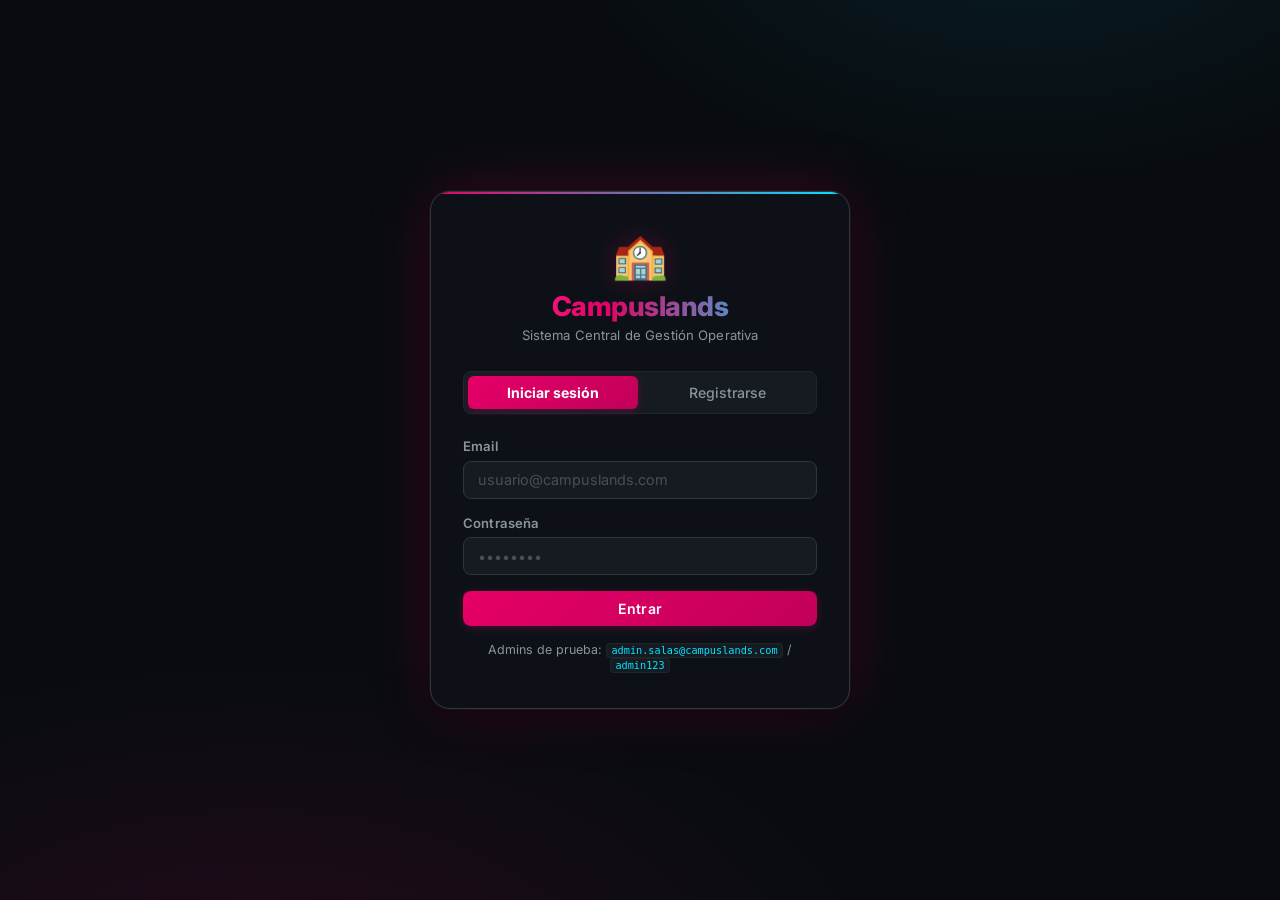
<file: minihackatron/campus_system/frontend/index.html>
<!DOCTYPE html>
<html lang="es">
<head>
  <meta charset="UTF-8"/>
  <meta name="viewport" content="width=device-width, initial-scale=1.0"/>
  <title>Campuslands — Sistema Central de Gestión Operativa</title>
  <link rel="stylesheet" href="style.css"/>
</head>
<body>

  <!-- ── AUTH SCREEN ── -->
  <div id="auth-screen" class="auth-screen">
    <div class="auth-card">
      <div class="auth-logo">
        <span class="brand-icon">🏫</span>
        <h1>Campuslands</h1>
        <p>Sistema Central de Gestión Operativa</p>
      </div>

      <div class="auth-tabs">
        <button class="tab-btn active" onclick="switchTab('login')">Iniciar sesión</button>
        <button class="tab-btn"        onclick="switchTab('register')">Registrarse</button>
      </div>

      <!-- LOGIN -->
      <form id="login-form" onsubmit="doLogin(event)">
        <div class="form-group">
          <label>Email</label>
          <input type="email" id="login-email" placeholder="usuario@campuslands.com" required/>
        </div>
        <div class="form-group">
          <label>Contraseña</label>
          <input type="password" id="login-password" placeholder="••••••••" required/>
        </div>
        <button type="submit" class="btn btn-primary btn-full">Entrar</button>
        <p style="margin-top:1rem;font-size:.78rem;color:var(--text-secondary);text-align:center">
          Admins de prueba: <code>admin.salas@campuslands.com</code> / <code>admin123</code>
        </p>
      </form>

      <!-- REGISTER -->
      <form id="register-form" style="display:none" onsubmit="doRegister(event)">
        <div class="form-group">
          <label>Nombre completo</label>
          <input type="text" id="reg-nombre" placeholder="Juan Pérez" required/>
        </div>
        <div class="form-group">
          <label>Email</label>
          <input type="email" id="reg-email" placeholder="juan@email.com" required/>
        </div>
        <div class="form-group">
          <label>Contraseña</label>
          <input type="password" id="reg-password" placeholder="••••••••" required/>
        </div>
        <div class="form-group">
          <label>Tipo de usuario</label>
          <select id="reg-rol"></select>
        </div>
        <button type="submit" class="btn btn-primary btn-full">Solicitar acceso</button>
        <p style="margin-top:.75rem;font-size:.78rem;color:var(--text-secondary);text-align:center">
          Tu cuenta quedará pendiente de aprobación por un administrador.
        </p>
      </form>
    </div>
  </div>

  <!-- ── APP PRINCIPAL ── -->
  <div id="app-screen" class="app-screen" style="display:none">

    <!-- SIDEBAR -->
    <aside class="sidebar">
      <div class="sidebar-header">
        <span class="brand-icon">🏫</span>
        <div>
          <div class="sidebar-title">Campuslands</div>
          <div class="sidebar-subtitle" id="user-nombre">...</div>
        </div>
      </div>
      <nav class="sidebar-nav" id="sidebar-nav"></nav>
      <div class="sidebar-footer">
        <span id="user-badge" class="badge"></span>
        <button class="btn-logout" onclick="logout()">Cerrar sesión</button>
      </div>
    </aside>

    <!-- CONTENIDO PRINCIPAL -->
    <main class="main-content">
      <div id="page-content"></div>
    </main>
  </div>

  <!-- TOAST -->
  <div id="toast" class="toast"></div>

  <script src="app.js"></script>
</body>
</html>
</file>
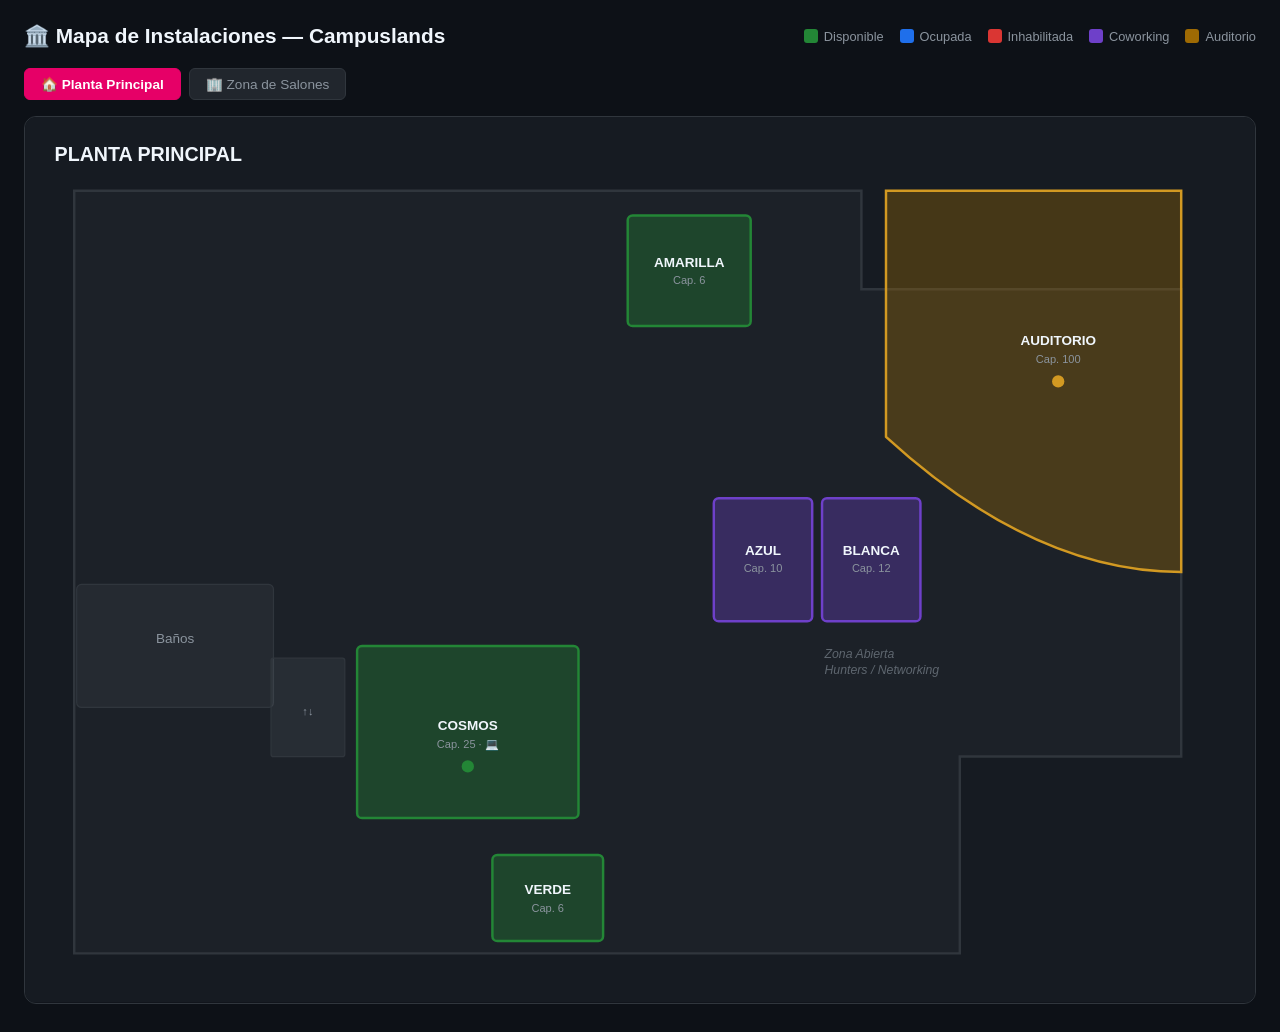
<file: minihackatron/campus_system/frontend/croquis.html>
<!DOCTYPE html>
<html lang="es">
<head>
  <meta charset="UTF-8"/>
  <title>Croquis - Campuslands</title>
  <style>
    :root {
      --primary-dark:#0D1117;--surface:#161B22;--surface-2:#21262D;
      --brand-accent:#E60067;--secondary-accent:#00E5FF;
      --text-primary:#F0F6FC;--text-secondary:#8B949E;
      --success-valid:#238636;--error-warning:#DA3633;--border:#30363D;
    }
    *{margin:0;padding:0;box-sizing:border-box;}
    body{background:var(--primary-dark);color:var(--text-primary);font-family:-apple-system,BlinkMacSystemFont,'Segoe UI',sans-serif;}

    .croquis-wrapper{padding:1.5rem;}
    .croquis-header{display:flex;align-items:center;justify-content:space-between;margin-bottom:1.25rem;flex-wrap:wrap;gap:1rem;}
    .croquis-header h2{font-size:1.3rem;font-weight:700;}

    .legend{display:flex;gap:1rem;flex-wrap:wrap;align-items:center;}
    .legend-item{display:flex;align-items:center;gap:6px;font-size:0.8rem;color:var(--text-secondary);}
    .legend-dot{width:14px;height:14px;border-radius:3px;}
    .l-disponible{background:#238636;}
    .l-ocupada{background:#1f6feb;}
    .l-inhabilitada{background:#da3633;}
    .l-coworking{background:#6e40c9;}
    .l-auditorio{background:#9e6a03;}

    .floor-tabs{display:flex;gap:0.5rem;margin-bottom:1rem;}
    .floor-tab{padding:0.45rem 1rem;background:var(--surface-2);border:1px solid var(--border);
      border-radius:6px;cursor:pointer;font-size:0.85rem;color:var(--text-secondary);transition:all .2s;}
    .floor-tab.active{background:var(--brand-accent);color:white;border-color:var(--brand-accent);font-weight:600;}

    .floor{display:none;position:relative;}
    .floor.active{display:block;}

    svg.plano{width:100%;height:auto;border-radius:12px;border:1px solid var(--border);}

    /* Sala base */
    .sala-shape{cursor:pointer;transition:all .2s;stroke-width:2;}
    .sala-shape:hover{filter:brightness(1.3);stroke-width:3;}

    /* Estados */
    .sala-disponible{fill:rgba(35,134,54,0.35);stroke:#238636;}
    .sala-ocupada{fill:rgba(31,111,235,0.35);stroke:#1f6feb;}
    .sala-inhabilitada{fill:rgba(218,54,51,0.35);stroke:#da3633;}
    .sala-coworking{fill:rgba(110,64,201,0.35);stroke:#6e40c9;}
    .sala-auditorio{fill:rgba(158,106,3,0.35);stroke:#d29922;}

    .sala-label{font-size:11px;font-weight:700;fill:#F0F6FC;pointer-events:none;text-anchor:middle;}
    .sala-cap{font-size:9px;fill:#8B949E;pointer-events:none;text-anchor:middle;}
    .sala-status-dot{pointer-events:none;}

    /* Tooltip */
    .tooltip{
      position:fixed;background:var(--surface);border:1px solid var(--border);
      border-radius:8px;padding:0.75rem 1rem;font-size:0.83rem;
      pointer-events:none;opacity:0;transition:opacity .2s;z-index:999;
      min-width:180px;box-shadow:0 8px 24px rgba(0,0,0,0.4);
    }
    .tooltip.show{opacity:1;}
    .tooltip-name{font-weight:700;font-size:0.95rem;margin-bottom:4px;}
    .tooltip-row{color:var(--text-secondary);margin-bottom:2px;}
    .tooltip-status{margin-top:6px;}

    /* Panel lateral */
    .side-panel{
      position:fixed;right:0;top:0;bottom:0;width:300px;
      background:var(--surface);border-left:1px solid var(--border);
      padding:1.25rem;overflow-y:auto;transform:translateX(100%);
      transition:transform .3s;z-index:100;
    }
    .side-panel.open{transform:translateX(0);}
    .panel-close{position:absolute;top:1rem;right:1rem;background:none;border:none;
      color:var(--text-secondary);font-size:1.3rem;cursor:pointer;}
    .panel-title{font-size:1.1rem;font-weight:700;margin-bottom:0.25rem;}
    .panel-type{font-size:0.8rem;color:var(--text-secondary);margin-bottom:1rem;}
    .panel-stat{display:flex;justify-content:space-between;padding:0.5rem 0;
      border-bottom:1px solid var(--border);font-size:0.88rem;}
    .panel-stat span:first-child{color:var(--text-secondary);}
    .panel-stat span:last-child{font-weight:600;}
    .panel-actions{margin-top:1rem;display:flex;flex-direction:column;gap:0.5rem;}
    .btn{padding:.55rem 1rem;border:none;border-radius:6px;cursor:pointer;font-size:.88rem;font-weight:600;transition:all .2s;text-align:center;}
    .btn-primary{background:var(--brand-accent);color:white;}
    .btn-danger{background:var(--error-warning);color:white;}
    .btn-success{background:var(--success-valid);color:white;}
    .btn-secondary{background:var(--surface-2);color:var(--text-primary);border:1px solid var(--border);}

    /* Reservas del día en panel */
    .reserva-item{background:var(--surface-2);border-radius:6px;padding:0.6rem;margin-top:0.5rem;font-size:0.8rem;}
    .reserva-item .hora{font-weight:700;color:var(--secondary-accent);}
    .reserva-item .quien{color:var(--text-secondary);}

    /* Zona texto SVG */
    .zona-label{font-size:10px;fill:rgba(139,148,158,0.6);font-style:italic;pointer-events:none;}

    /* Overlay al abrir panel */
    .overlay{display:none;position:fixed;inset:0;background:rgba(0,0,0,0.3);z-index:99;}
    .overlay.show{display:block;}

    .status-pill{display:inline-block;padding:2px 8px;border-radius:12px;font-size:0.72rem;font-weight:700;text-transform:uppercase;}
    .pill-disponible{background:rgba(35,134,54,.25);color:#3fb950;}
    .pill-ocupada{background:rgba(31,111,235,.25);color:#58a6ff;}
    .pill-inhabilitada{background:rgba(218,54,51,.25);color:#f85149;}
  </style>
</head>
<body>

<div class="croquis-wrapper">
  <div class="croquis-header">
    <h2>🏛️ Mapa de Instalaciones — Campuslands</h2>
    <div class="legend">
      <div class="legend-item"><div class="legend-dot l-disponible"></div>Disponible</div>
      <div class="legend-item"><div class="legend-dot l-ocupada"></div>Ocupada</div>
      <div class="legend-item"><div class="legend-dot l-inhabilitada"></div>Inhabilitada</div>
      <div class="legend-item"><div class="legend-dot l-coworking"></div>Coworking</div>
      <div class="legend-item"><div class="legend-dot l-auditorio"></div>Auditorio</div>
    </div>
  </div>

  <div class="floor-tabs">
    <div class="floor-tab active" onclick="showFloor('principal')">🏠 Planta Principal</div>
    <div class="floor-tab" onclick="showFloor('salones')">🏢 Zona de Salones</div>
  </div>

  <!-- ===================== PLANTA PRINCIPAL ===================== -->
  <div class="floor active" id="floor-principal">
    <svg class="plano" viewBox="0 0 1000 720" xmlns="http://www.w3.org/2000/svg">
      <!-- Fondo base -->
      <rect width="1000" height="720" fill="#161B22" rx="8"/>

      <!-- Título planta -->
      <text x="24" y="36" font-size="16" font-weight="700" fill="#F0F6FC">PLANTA PRINCIPAL</text>

      <!-- Contorno exterior del edificio -->
      <path d="M40 60 L680 60 L680 140 L940 140 L940 520 L760 520 L760 680 L40 680 Z"
            fill="#1C2128" stroke="#30363D" stroke-width="2"/>

      <!-- ── AUDITORIO (semicírculo arriba derecha) ── -->
      <g id="sala-auditorio" class="sala-shape sala-auditorio"
         onclick="openPanel('Auditorio')" onmouseenter="showTip(event,'Auditorio')" onmouseleave="hideTip()">
        <path d="M700 60 L940 60 L940 370 Q820 370 700 260 Z" rx="4"/>
      </g>
      <text x="840" y="185" class="sala-label">AUDITORIO</text>
      <text x="840" y="200" class="sala-cap">Cap. 100</text>
      <circle cx="840" cy="215" r="5" fill="#d29922" class="sala-status-dot" id="dot-Auditorio"/>

      <!-- ── SALAS AZUL + BLANCA (centro) ── -->
      <g id="sala-azul" class="sala-shape sala-coworking"
         onclick="openPanel('Azul')" onmouseenter="showTip(event,'Azul')" onmouseleave="hideTip()">
        <rect x="560" y="310" width="80" height="100" rx="4"/>
      </g>
      <text x="600" y="356" class="sala-label">AZUL</text>
      <text x="600" y="370" class="sala-cap">Cap. 10</text>

      <g id="sala-blanca" class="sala-shape sala-coworking"
         onclick="openPanel('Blanca')" onmouseenter="showTip(event,'Blanca')" onmouseleave="hideTip()">
        <rect x="648" y="310" width="80" height="100" rx="4"/>
      </g>
      <text x="688" y="356" class="sala-label">BLANCA</text>
      <text x="688" y="370" class="sala-cap">Cap. 12</text>

      <!-- ── AMARILLA + VERDE (arriba centro) ── -->
      <g id="sala-amarilla" class="sala-shape sala-disponible"
         onclick="openPanel('Amarilla')" onmouseenter="showTip(event,'Amarilla')" onmouseleave="hideTip()">
        <rect x="490" y="80" width="100" height="90" rx="4"/>
      </g>
      <text x="540" y="122" class="sala-label">AMARILLA</text>
      <text x="540" y="136" class="sala-cap">Cap. 6</text>

      <g id="sala-verde" class="sala-shape sala-disponible"
         onclick="openPanel('Verde')" onmouseenter="showTip(event,'Verde')" onmouseleave="hideTip()">
        <rect x="380" y="600" width="90" height="70" rx="4"/>
      </g>
      <text x="425" y="632" class="sala-label">VERDE</text>
      <text x="425" y="646" class="sala-cap">Cap. 6</text>

      <!-- ── COSMOS ── -->
      <g id="sala-cosmos" class="sala-shape sala-disponible"
         onclick="openPanel('Cosmos')" onmouseenter="showTip(event,'Cosmos')" onmouseleave="hideTip()">
        <rect x="270" y="430" width="180" height="140" rx="4"/>
      </g>
      <text x="360" y="498" class="sala-label">COSMOS</text>
      <text x="360" y="513" class="sala-cap">Cap. 25 · 💻</text>
      <circle cx="360" cy="528" r="5" fill="#238636" class="sala-status-dot" id="dot-Cosmos"/>

      <!-- Zona Abierta label -->
      <text x="650" y="440" class="zona-label">Zona Abierta</text>
      <text x="650" y="453" class="zona-label">Hunters / Networking</text>

      <!-- Baños label -->
      <rect x="42" y="380" width="160" height="100" fill="rgba(139,148,158,0.08)" stroke="#30363D" stroke-width="1" rx="4"/>
      <text x="122" y="428" font-size="11" fill="#8B949E" text-anchor="middle">Baños</text>

      <!-- Escaleras -->
      <rect x="200" y="440" width="60" height="80" fill="rgba(139,148,158,0.1)" stroke="#30363D" stroke-width="1" rx="2"/>
      <text x="230" y="486" font-size="9" fill="#8B949E" text-anchor="middle">↑↓</text>
    </svg>
  </div>

  <!-- ===================== ZONA DE SALONES ===================== -->
  <div class="floor" id="floor-salones">
    <svg class="plano" viewBox="0 0 1000 420" xmlns="http://www.w3.org/2000/svg">
      <rect width="1000" height="420" fill="#161B22" rx="8"/>
      <text x="24" y="36" font-size="16" font-weight="700" fill="#F0F6FC">ZONA DE SALONES</text>

      <!-- Contorno -->
      <rect x="20" y="55" width="960" height="340" fill="#1C2128" stroke="#30363D" stroke-width="2" rx="6"/>

      <!-- ── APOLO ── -->
      <g id="sala-apolo" class="sala-shape sala-disponible"
         onclick="openPanel('Apolo')" onmouseenter="showTip(event,'Apolo')" onmouseleave="hideTip()">
        <rect x="30" y="65" width="200" height="175" rx="4"/>
      </g>
      <text x="130" y="148" class="sala-label">APOLO</text>
      <text x="130" y="163" class="sala-cap">Cap. 34 · 💻</text>
      <circle cx="130" cy="178" r="5" fill="#238636" class="sala-status-dot" id="dot-Apolo"/>

      <!-- ── ARTEMIS ── -->
      <g id="sala-artemis" class="sala-shape sala-disponible"
         onclick="openPanel('Artemis')" onmouseenter="showTip(event,'Artemis')" onmouseleave="hideTip()">
        <rect x="30" y="248" width="200" height="135" rx="4"/>
      </g>
      <text x="130" y="310" class="sala-label">ARTEMIS</text>
      <text x="130" y="325" class="sala-cap">Cap. 32 · 💻</text>
      <circle cx="130" cy="340" r="5" fill="#238636" class="sala-status-dot" id="dot-Artemis"/>

      <!-- ── SPUTNIK ── -->
      <g id="sala-sputnik" class="sala-shape sala-disponible"
         onclick="openPanel('Sputnik')" onmouseenter="showTip(event,'Sputnik')" onmouseleave="hideTip()">
        <polygon points="240,65 460,65 460,240 310,260 240,240"/>
      </g>
      <text x="350" y="155" class="sala-label">SPUTNIK</text>
      <text x="350" y="170" class="sala-cap">Cap. 38 · 💻</text>
      <circle cx="350" cy="185" r="5" fill="#238636" class="sala-status-dot" id="dot-Sputnik"/>

      <!-- ── SKYLAB ── -->
      <g id="sala-skylab" class="sala-shape sala-disponible"
         onclick="openPanel('Skylab')" onmouseenter="showTip(event,'Skylab')" onmouseleave="hideTip()">
        <rect x="310" y="290" width="190" height="90" rx="4"/>
      </g>
      <text x="405" y="333" class="sala-label">SKYLAB</text>
      <text x="405" y="348" class="sala-cap">Cap. 20 · 💻</text>
      <circle cx="405" cy="363" r="5" fill="#238636" class="sala-status-dot" id="dot-Skylab"/>

      <!-- Baños zona salones -->
      <rect x="530" y="65" width="130" height="90" fill="rgba(139,148,158,0.08)" stroke="#30363D" stroke-width="1" rx="4"/>
      <text x="595" y="108" font-size="11" fill="#8B949E" text-anchor="middle">Baños</text>

      <!-- Escalera zona salones -->
      <rect x="800" y="240" width="80" height="140" fill="rgba(139,148,158,0.08)" stroke="#30363D" stroke-width="1" rx="2"/>
      <text x="840" y="316" font-size="9" fill="#8B949E" text-anchor="middle">↑↓ Escalera</text>

      <!-- Pasillo -->
      <text x="680" y="200" class="zona-label" font-size="11">Pasillo principal</text>
    </svg>
  </div>
</div>

<!-- Tooltip -->
<div class="tooltip" id="tooltip">
  <div class="tooltip-name" id="tip-name">—</div>
  <div class="tooltip-row" id="tip-tipo">—</div>
  <div class="tooltip-row" id="tip-cap">—</div>
  <div class="tooltip-status" id="tip-status">—</div>
</div>

<!-- Overlay -->
<div class="overlay" id="overlay" onclick="closePanel()"></div>

<!-- Panel lateral -->
<div class="side-panel" id="side-panel">
  <button class="panel-close" onclick="closePanel()">✕</button>
  <div class="panel-title" id="panel-name">—</div>
  <div class="panel-type" id="panel-type">—</div>
  <div id="panel-stats"></div>
  <div class="panel-actions" id="panel-actions"></div>
  <div style="margin-top:1rem">
    <div style="font-size:0.78rem;font-weight:700;color:var(--text-secondary);text-transform:uppercase;letter-spacing:.08em;margin-bottom:0.5rem">
      Reservas hoy
    </div>
    <div id="panel-reservas"></div>
  </div>
</div>

<script>
// ─────────────────────────────────────────────
// DATOS DE SALAS (sincronizados con la BD)
// ─────────────────────────────────────────────
const SALAS = {
  'Auditorio':{ tipo:'auditorio',     cap:100, pcs:false, estado:'disponible' },
  'Cosmos':   { tipo:'laboratorio',   cap:25,  pcs:true,  estado:'disponible' },
  'Skylab':   { tipo:'laboratorio',   cap:20,  pcs:true,  estado:'disponible' },
  'Sputnik':  { tipo:'laboratorio',   cap:38,  pcs:true,  estado:'disponible' },
  'Apolo':    { tipo:'laboratorio',   cap:34,  pcs:true,  estado:'disponible' },
  'Artemis':  { tipo:'laboratorio',   cap:32,  pcs:true,  estado:'disponible' },
  'Blanca':   { tipo:'coworking',     cap:12,  pcs:false, estado:'disponible' },
  'Azul':     { tipo:'coworking',     cap:10,  pcs:false, estado:'disponible' },
  'Amarilla': { tipo:'sala_reunion',  cap:6,   pcs:false, estado:'disponible' },
  'Verde':    { tipo:'sala_reunion',  cap:6,   pcs:false, estado:'disponible' },
};

const TIPO_LABEL = {
  auditorio:'Auditorio', laboratorio:'Laboratorio (con PCs)',
  coworking:'Coworking', sala_reunion:'Sala de reunión'
};

const API = 'http://localhost:8000/api';
const token = localStorage.getItem('token');

// ─────────────────────────────────────────────
// Cargar estados reales desde la API
// ─────────────────────────────────────────────
async function loadEstados() {
  try {
    const headers = token ? { 'Authorization': `Bearer ${token}` } : {};
    const res = await fetch(`${API}/salas`, { headers });
    if (!res.ok) return;
    const data = await res.json();
    data.forEach(s => {
      if (SALAS[s.nombre]) {
        SALAS[s.nombre].estado = s.estado;
        SALAS[s.nombre].id = s.id;
      }
      updateSalaVisual(s.nombre, s.estado);
    });
  } catch(e) { /* Croquis funciona sin API también */ }
}

function updateSalaVisual(nombre, estado) {
  const classMap = {
    disponible: 'sala-disponible',
    ocupada:    'sala-ocupada',
    inhabilitada:'sala-inhabilitada'
  };
  const tipoClass = {
    coworking: 'sala-coworking',
    auditorio: 'sala-auditorio'
  };
  const sala = SALAS[nombre];
  if (!sala) return;

  const id = `sala-${nombre.toLowerCase()}`;
  const el = document.getElementById(id);
  if (!el) return;

  el.className.baseVal = `sala-shape ${tipoClass[sala.tipo] || classMap[estado] || 'sala-disponible'}`;
  if (!tipoClass[sala.tipo]) {
    el.className.baseVal = `sala-shape ${classMap[estado] || 'sala-disponible'}`;
  }

  const dot = document.getElementById(`dot-${nombre}`);
  if (dot) {
    const dotColors = { disponible:'#238636', ocupada:'#1f6feb', inhabilitada:'#da3633' };
    dot.setAttribute('fill', dotColors[estado] || '#238636');
  }
}

// ─────────────────────────────────────────────
// TOOLTIP
// ─────────────────────────────────────────────
function showTip(e, nombre) {
  const sala = SALAS[nombre]; if (!sala) return;
  document.getElementById('tip-name').textContent = nombre;
  document.getElementById('tip-tipo').textContent = '📍 ' + (TIPO_LABEL[sala.tipo] || sala.tipo);
  document.getElementById('tip-cap').textContent  = '👥 Capacidad: ' + sala.cap + (sala.pcs ? ' · 💻 Con PCs' : '');
  const statusColors = { disponible:'#3fb950', ocupada:'#58a6ff', inhabilitada:'#f85149' };
  document.getElementById('tip-status').innerHTML =
    `<span style="color:${statusColors[sala.estado]||'#8B949E'};font-weight:700">● ${sala.estado.toUpperCase()}</span>`;
  const tip = document.getElementById('tooltip');
  tip.style.left = (e.clientX + 14) + 'px';
  tip.style.top  = (e.clientY - 10) + 'px';
  tip.classList.add('show');
}

function hideTip() { document.getElementById('tooltip').classList.remove('show'); }

// Mover tooltip con el mouse
document.addEventListener('mousemove', e => {
  const tip = document.getElementById('tooltip');
  if (tip.classList.contains('show')) {
    tip.style.left = (e.clientX + 14) + 'px';
    tip.style.top  = (e.clientY - 10) + 'px';
  }
});

// ─────────────────────────────────────────────
// PANEL LATERAL
// ─────────────────────────────────────────────
let currentSala = null;

async function openPanel(nombre) {
  const sala = SALAS[nombre]; if (!sala) return;
  currentSala = nombre;
  document.getElementById('panel-name').textContent = nombre;
  document.getElementById('panel-type').textContent = TIPO_LABEL[sala.tipo] || sala.tipo;

  const statusLabel = { disponible:'Disponible ✅', ocupada:'Ocupada 🔵', inhabilitada:'Inhabilitada 🔴' };
  document.getElementById('panel-stats').innerHTML = `
    <div class="panel-stat"><span>Capacidad</span><span>${sala.cap} personas</span></div>
    <div class="panel-stat"><span>Computadores</span><span>${sala.pcs ? 'Sí 💻' : 'No'}</span></div>
    <div class="panel-stat"><span>Tipo</span><span>${TIPO_LABEL[sala.tipo]}</span></div>
    <div class="panel-stat"><span>Estado</span><span>${statusLabel[sala.estado] || sala.estado}</span></div>
  `;

  // Acciones según estado
  const isAdm = token && isAdmin();
  let acciones = '';
  if (sala.estado === 'disponible') {
    acciones += `<button class="btn btn-primary" onclick="reservarDesdePanel('${nombre}')">📅 Reservar esta sala</button>`;
    if (isAdm) acciones += `<button class="btn btn-danger" onclick="inhabilitarSala('${nombre}')">🚫 Inhabilitar</button>`;
  } else if (sala.estado === 'inhabilitada' && isAdm) {
    acciones += `<button class="btn btn-success" onclick="habilitarSala('${nombre}')">✅ Habilitar</button>`;
  }
  document.getElementById('panel-actions').innerHTML = acciones;

  // Reservas de hoy
  await loadReservasPanel(nombre, sala.id);

  document.getElementById('side-panel').classList.add('open');
  document.getElementById('overlay').classList.add('show');
}

async function loadReservasPanel(nombre, salaId) {
  const container = document.getElementById('panel-reservas');
  container.innerHTML = '<div style="color:var(--text-secondary);font-size:0.82rem">Cargando...</div>';
  try {
    const headers = token ? { 'Authorization': `Bearer ${token}` } : {};
    const res = await fetch(`${API}/reservas`, { headers });
    if (!res.ok) { container.innerHTML = '<div style="color:var(--text-secondary);font-size:0.82rem">Inicia sesión para ver reservas</div>'; return; }
    const data = await res.json();
    const hoy = new Date().toISOString().split('T')[0];
    const delDia = data.filter(r => r.sala_nombre === nombre && r.fecha === hoy && ['aprobada','en_curso','pendiente'].includes(r.estado));
    if (!delDia.length) {
      container.innerHTML = '<div style="color:var(--text-secondary);font-size:0.82rem">Sin reservas para hoy ✅</div>';
      return;
    }
    container.innerHTML = delDia.map(r => `
      <div class="reserva-item">
        <div class="hora">${r.hora_inicio} – ${r.hora_fin}</div>
        <div class="quien">${r.nombre_solicitante}</div>
        <div style="margin-top:2px;color:#8B949E">${r.motivo}</div>
      </div>`).join('');
  } catch(e) {
    container.innerHTML = '<div style="color:var(--text-secondary);font-size:0.82rem">Sin conexión al servidor</div>';
  }
}

function closePanel() {
  document.getElementById('side-panel').classList.remove('open');
  document.getElementById('overlay').classList.remove('show');
  currentSala = null;
}

function reservarDesdePanel(nombre) {
  // Redirigir al sistema principal con la sala preseleccionada
  window.parent?.postMessage({ action:'reservar', sala:nombre }, '*');
  // Si abierto standalone, ir al index
  if (window === window.top) {
    window.location.href = `index.html?reservar=${encodeURIComponent(nombre)}`;
  }
}

async function inhabilitarSala(nombre) {
  const sala = SALAS[nombre];
  if (!sala?.id) return;
  try {
    const res = await fetch(`${API}/salas/${sala.id}/estado?estado=inhabilitada`, {
      method:'PUT', headers:{'Authorization':`Bearer ${token}`}
    });
    if (res.ok) {
      SALAS[nombre].estado = 'inhabilitada';
      updateSalaVisual(nombre, 'inhabilitada');
      openPanel(nombre);
      showSnack('Sala inhabilitada', 'error');
    }
  } catch(e) { showSnack('Error de conexión','error'); }
}

async function habilitarSala(nombre) {
  const sala = SALAS[nombre];
  if (!sala?.id) return;
  try {
    const res = await fetch(`${API}/salas/${sala.id}/estado?estado=disponible`, {
      method:'PUT', headers:{'Authorization':`Bearer ${token}`}
    });
    if (res.ok) {
      SALAS[nombre].estado = 'disponible';
      updateSalaVisual(nombre, 'disponible');
      openPanel(nombre);
      showSnack('Sala habilitada', 'success');
    }
  } catch(e) { showSnack('Error de conexión','error'); }
}

// ─────────────────────────────────────────────
// FLOOR TABS
// ─────────────────────────────────────────────
function showFloor(id) {
  document.querySelectorAll('.floor').forEach(f => f.classList.remove('active'));
  document.querySelectorAll('.floor-tab').forEach(t => t.classList.remove('active'));
  document.getElementById('floor-' + id).classList.add('active');
  event.target.classList.add('active');
}

// ─────────────────────────────────────────────
// SNACK
// ─────────────────────────────────────────────
function showSnack(msg, type='info') {
  let s = document.getElementById('snack');
  if (!s) {
    s = document.createElement('div');
    s.id = 'snack';
    s.style.cssText = 'position:fixed;bottom:1.5rem;right:1.5rem;padding:.7rem 1.2rem;border-radius:8px;font-size:.88rem;font-weight:500;z-index:9999;transition:opacity .3s;';
    document.body.appendChild(s);
  }
  s.textContent = msg;
  s.style.background = type==='success'?'#238636':type==='error'?'#DA3633':'#00E5FF';
  s.style.color = type==='info'?'#0D1117':'white';
  s.style.opacity = '1';
  setTimeout(()=> s.style.opacity='0', 3000);
}

function isAdmin() {
  if (!token) return false;
  try {
    const p = JSON.parse(atob(token.split('.')[1]));
    return ['admin_salas','admin_hardware','admin_eventos'].includes(p.rol);
  } catch(e) { return false; }
}

// ─────────────────────────────────────────────
// INIT + auto-refresh cada 30s
// ─────────────────────────────────────────────
loadEstados();
setInterval(loadEstados, 30000);
</script>
</body>
</html>
</file>
<file: minihackatron/campus_system/frontend/style.css>
/* ============================================
   VARIABLES GLOBALES - PALETA CAMPUSLANDS
   ============================================ */
@import url('https://fonts.googleapis.com/css2?family=Inter:wght@400;500;600;700;800&display=swap');

:root {
  --primary-dark:     #080C10;
  --surface:          #0D1117;
  --surface-2:        #161B22;
  --surface-3:        #1C2128;
  --brand-accent:     #E60067;
  --brand-glow:       rgba(230, 0, 103, 0.25);
  --secondary-accent: #00E5FF;
  --secondary-glow:   rgba(0, 229, 255, 0.18);
  --text-primary:     #F0F6FC;
  --text-secondary:   #8B949E;
  --text-muted:       #484F58;
  --success-valid:    #1A7F37;
  --success-light:    #3FB950;
  --error-warning:    #C93535;
  --error-light:      #F85149;
  --warning:          #9E6A03;
  --warning-light:    #D29922;
  --border:           #21262D;
  --border-subtle:    #30363D;
  --radius:           8px;
  --radius-lg:        14px;
  --radius-xl:        20px;
}

/* ============================================
   RESET Y BASE
   ============================================ */
* { margin: 0; padding: 0; box-sizing: border-box; }

body {
  font-family: 'Inter', -apple-system, BlinkMacSystemFont, 'Segoe UI', sans-serif;
  background: var(--primary-dark);
  color: var(--text-primary);
  height: 100vh;
  overflow: hidden;
  -webkit-font-smoothing: antialiased;
}

/* ============================================
   AUTH SCREEN
   ============================================ */
.auth-screen {
  display: flex;
  align-items: center;
  justify-content: center;
  height: 100vh;
  background:
    radial-gradient(ellipse 80% 60% at 20% 110%, rgba(230,0,103,0.12) 0%, transparent 60%),
    radial-gradient(ellipse 60% 50% at 80% -10%,  rgba(0,229,255,0.08) 0%, transparent 60%),
    var(--primary-dark);
}

.auth-card {
  background: var(--surface);
  border: 1px solid var(--border-subtle);
  border-radius: var(--radius-xl);
  padding: 2.25rem 2rem;
  width: 100%;
  max-width: 420px;
  box-shadow:
    0 0 0 1px rgba(255,255,255,0.04),
    0 8px 32px rgba(0,0,0,0.5),
    0 0 60px var(--brand-glow);
  position: relative;
  overflow: hidden;
}

.auth-card::before {
  content: '';
  position: absolute;
  top: 0; left: 0; right: 0; height: 2px;
  background: linear-gradient(90deg, var(--brand-accent), var(--secondary-accent));
  border-radius: var(--radius-xl) var(--radius-xl) 0 0;
}

.auth-logo {
  text-align: center;
  margin-bottom: 1.75rem;
}
.auth-logo .brand-icon {
  font-size: 2.8rem;
  display: block;
  margin-bottom: 0.5rem;
  filter: drop-shadow(0 0 12px var(--brand-glow));
}
.auth-logo h1 {
  font-size: 1.7rem;
  font-weight: 800;
  letter-spacing: -0.02em;
  background: linear-gradient(90deg, #ff3399, var(--brand-accent) 40%, var(--secondary-accent));
  -webkit-background-clip: text;
  -webkit-text-fill-color: transparent;
  background-clip: text;
}
.auth-logo p {
  color: var(--text-secondary);
  font-size: 0.82rem;
  margin-top: 4px;
  letter-spacing: 0.01em;
}

.auth-tabs {
  display: flex;
  gap: 4px;
  margin-bottom: 1.5rem;
  background: var(--surface-2);
  padding: 4px;
  border-radius: var(--radius);
  border: 1px solid var(--border);
}
.tab-btn {
  flex: 1;
  padding: 0.5rem;
  background: transparent;
  border: none;
  color: var(--text-secondary);
  cursor: pointer;
  border-radius: 6px;
  font-size: 0.88rem;
  font-weight: 500;
  transition: all 0.2s;
  font-family: inherit;
}
.tab-btn.active {
  background: linear-gradient(135deg, var(--brand-accent), #c2005a);
  color: white;
  font-weight: 700;
  box-shadow: 0 2px 8px var(--brand-glow);
}

/* ============================================
   APP LAYOUT
   ============================================ */
.app-screen { display: flex; height: 100vh; }

.sidebar {
  width: 248px;
  min-width: 248px;
  background: var(--surface);
  border-right: 1px solid var(--border);
  display: flex;
  flex-direction: column;
  overflow: hidden;
  position: relative;
}

.sidebar::after {
  content: '';
  position: absolute;
  top: 0; right: 0; bottom: 0; width: 1px;
  background: linear-gradient(180deg, transparent, var(--brand-accent) 50%, transparent);
  opacity: 0.3;
}

.sidebar-header {
  display: flex;
  align-items: center;
  gap: 0.75rem;
  padding: 1.25rem 1rem;
  border-bottom: 1px solid var(--border);
  background: linear-gradient(135deg, rgba(230,0,103,0.05), transparent);
}
.sidebar-header .brand-icon {
  font-size: 2rem;
  filter: drop-shadow(0 0 8px var(--brand-glow));
}
.sidebar-title {
  font-weight: 700;
  font-size: 0.95rem;
  color: var(--text-primary);
  letter-spacing: -0.01em;
}
.sidebar-subtitle {
  font-size: 0.72rem;
  color: var(--secondary-accent);
  font-weight: 600;
  letter-spacing: 0.02em;
}

.sidebar-nav {
  flex: 1;
  padding: 0.6rem 0.5rem;
  overflow-y: auto;
}

.nav-section-label {
  font-size: 0.65rem;
  font-weight: 700;
  color: var(--text-muted);
  text-transform: uppercase;
  letter-spacing: 0.1em;
  padding: 0.75rem 0.75rem 0.35rem;
}

.nav-item {
  display: flex;
  align-items: center;
  gap: 0.65rem;
  padding: 0.6rem 0.75rem;
  border-radius: var(--radius);
  cursor: pointer;
  color: var(--text-secondary);
  font-size: 0.88rem;
  font-weight: 500;
  transition: all 0.18s;
  margin-bottom: 2px;
  position: relative;
}
.nav-item:hover {
  background: var(--surface-2);
  color: var(--text-primary);
}
.nav-item.active {
  background: linear-gradient(135deg, rgba(230,0,103,0.18), rgba(230,0,103,0.08));
  color: white;
  font-weight: 600;
  border: 1px solid rgba(230,0,103,0.3);
}
.nav-item.active::before {
  content: '';
  position: absolute;
  left: 0; top: 50%;
  transform: translateY(-50%);
  width: 3px; height: 60%;
  background: var(--brand-accent);
  border-radius: 0 2px 2px 0;
  box-shadow: 0 0 8px var(--brand-glow);
}
.nav-icon { font-size: 1rem; }

.sidebar-footer {
  padding: 1rem;
  border-top: 1px solid var(--border);
  display: flex;
  flex-direction: column;
  gap: 0.6rem;
  background: rgba(0,0,0,0.2);
}

.main-content {
  flex: 1;
  overflow-y: auto;
  padding: 1.75rem;
  background: var(--primary-dark);
}

/* ============================================
   FORMULARIOS
   ============================================ */
.form-group { margin-bottom: 1rem; }
.form-group label {
  display: block;
  font-size: 0.82rem;
  color: var(--text-secondary);
  margin-bottom: 0.4rem;
  font-weight: 600;
  letter-spacing: 0.01em;
}
.form-group input,
.form-group select,
.form-group textarea {
  width: 100%;
  padding: 0.6rem 0.85rem;
  background: var(--surface-2);
  border: 1px solid var(--border-subtle);
  border-radius: var(--radius);
  color: var(--text-primary);
  font-size: 0.9rem;
  font-family: inherit;
  transition: border-color 0.2s, box-shadow 0.2s;
}
.form-group input:focus,
.form-group select:focus,
.form-group textarea:focus {
  outline: none;
  border-color: var(--brand-accent);
  box-shadow: 0 0 0 3px var(--brand-glow);
}
.form-group input::placeholder { color: var(--text-muted); }
.form-group textarea { resize: vertical; min-height: 80px; }
.form-group select option { background: var(--surface-2); }

.form-row { display: grid; grid-template-columns: 1fr 1fr; gap: 1rem; }

/* ============================================
   BOTONES
   ============================================ */
.btn {
  padding: 0.55rem 1.2rem;
  border: none;
  border-radius: var(--radius);
  cursor: pointer;
  font-size: 0.88rem;
  font-weight: 600;
  font-family: inherit;
  transition: all 0.18s;
  display: inline-flex;
  align-items: center;
  justify-content: center;
  gap: 0.4rem;
  letter-spacing: 0.01em;
  text-decoration: none;
}
.btn-primary {
  background: linear-gradient(135deg, var(--brand-accent), #c2005a);
  color: white;
  box-shadow: 0 2px 8px var(--brand-glow);
}
.btn-primary:hover {
  transform: translateY(-1px);
  box-shadow: 0 4px 16px var(--brand-glow);
  filter: brightness(1.1);
}
.btn-secondary {
  background: var(--surface-2);
  color: var(--text-primary);
  border: 1px solid var(--border-subtle);
}
.btn-secondary:hover {
  border-color: var(--brand-accent);
  color: var(--brand-accent);
}
.btn-success {
  background: linear-gradient(135deg, var(--success-valid), #156530);
  color: white;
  box-shadow: 0 2px 8px rgba(26,127,55,0.3);
}
.btn-success:hover { filter: brightness(1.15); transform: translateY(-1px); }
.btn-danger {
  background: linear-gradient(135deg, var(--error-warning), #a82828);
  color: white;
  box-shadow: 0 2px 8px rgba(201,53,53,0.3);
}
.btn-danger:hover { filter: brightness(1.15); transform: translateY(-1px); }
.btn-info {
  background: linear-gradient(135deg, var(--secondary-accent), #00b8cc);
  color: var(--primary-dark);
  box-shadow: 0 2px 8px var(--secondary-glow);
}
.btn-full  { width: 100%; }
.btn-sm    { padding: 0.28rem 0.65rem; font-size: 0.78rem; }

/* ============================================
   PAGE HEADER
   ============================================ */
.page-header {
  display: flex;
  align-items: center;
  justify-content: space-between;
  margin-bottom: 1.5rem;
  padding-bottom: 1rem;
  border-bottom: 1px solid var(--border);
}
.page-header h2 {
  font-size: 1.35rem;
  font-weight: 800;
  letter-spacing: -0.02em;
}

/* ============================================
   STATS ROW
   ============================================ */
.stats-row {
  display: grid;
  grid-template-columns: repeat(auto-fit, minmax(150px, 1fr));
  gap: 1rem;
  margin-bottom: 1.5rem;
}
.stat-card {
  background: var(--surface);
  border: 1px solid var(--border);
  border-radius: var(--radius-lg);
  padding: 1.1rem 1.25rem;
  position: relative;
  overflow: hidden;
  transition: transform 0.2s, border-color 0.2s;
}
.stat-card:hover { transform: translateY(-2px); border-color: var(--border-subtle); }
.stat-card::before {
  content: '';
  position: absolute;
  top: 0; left: 0; right: 0; height: 2px;
}
.stat-card:nth-child(1)::before { background: linear-gradient(90deg, var(--success-valid), var(--success-light)); }
.stat-card:nth-child(2)::before { background: linear-gradient(90deg, var(--secondary-accent), #0099b8); }
.stat-card:nth-child(3)::before { background: linear-gradient(90deg, var(--error-warning), var(--error-light)); }
.stat-card:nth-child(4)::before { background: linear-gradient(90deg, var(--brand-accent), #ff3399); }

.stat-card .stat-num {
  font-size: 2.2rem;
  font-weight: 800;
  letter-spacing: -0.03em;
  line-height: 1;
  margin-bottom: 4px;
}
.stat-card:nth-child(1) .stat-num { color: var(--success-light); }
.stat-card:nth-child(2) .stat-num { color: var(--secondary-accent); }
.stat-card:nth-child(3) .stat-num { color: var(--error-light); }
.stat-card:nth-child(4) .stat-num { color: var(--brand-accent); }

.stat-card .stat-label {
  font-size: 0.78rem;
  color: var(--text-secondary);
  font-weight: 500;
}

/* ============================================
   CARDS DE SALAS
   ============================================ */
.cards-grid {
  display: grid;
  grid-template-columns: repeat(auto-fill, minmax(260px, 1fr));
  gap: 1rem;
}
.card {
  background: var(--surface);
  border: 1px solid var(--border);
  border-radius: var(--radius-lg);
  padding: 1.25rem;
  transition: all 0.2s;
  position: relative;
  overflow: hidden;
}
.card::before {
  content: '';
  position: absolute;
  top: 0; left: 0; right: 0; height: 1px;
  background: linear-gradient(90deg, transparent, rgba(255,255,255,0.06), transparent);
}
.card:hover {
  border-color: var(--brand-accent);
  transform: translateY(-2px);
  box-shadow: 0 8px 24px rgba(0,0,0,0.3), 0 0 0 1px rgba(230,0,103,0.15);
}
.card-title {
  font-weight: 700;
  font-size: 1.05rem;
  margin-bottom: 0.5rem;
  letter-spacing: -0.01em;
}
.card-meta {
  font-size: 0.8rem;
  color: var(--text-secondary);
  margin-bottom: 0.75rem;
  display: flex;
  flex-wrap: wrap;
  gap: 0.4rem;
  align-items: center;
}
.card-meta span { display: inline-flex; align-items: center; gap: 4px; }
.card-actions { display: flex; gap: 0.4rem; flex-wrap: wrap; margin-top: 0.75rem; }

/* ============================================
   TABLAS
   ============================================ */
.table-wrapper {
  overflow-x: auto;
  border: 1px solid var(--border);
  border-radius: var(--radius-lg);
  overflow: hidden;
}
table { width: 100%; border-collapse: collapse; font-size: 0.87rem; }
thead { background: var(--surface-2); }
th {
  text-align: left;
  padding: 0.75rem 1rem;
  color: var(--text-secondary);
  font-weight: 700;
  font-size: 0.75rem;
  text-transform: uppercase;
  letter-spacing: 0.07em;
  border-bottom: 1px solid var(--border-subtle);
  white-space: nowrap;
}
td {
  padding: 0.75rem 1rem;
  border-bottom: 1px solid var(--border);
  color: var(--text-primary);
  vertical-align: middle;
}
tbody tr:last-child td { border-bottom: none; }
tbody tr:hover td { background: rgba(255,255,255,0.02); }

/* ============================================
   BADGES Y STATUS
   ============================================ */
.badge {
  display: inline-flex;
  align-items: center;
  padding: 0.2rem 0.65rem;
  border-radius: 20px;
  font-size: 0.72rem;
  font-weight: 700;
  text-transform: uppercase;
  letter-spacing: 0.06em;
}
.badge-admin {
  background: rgba(230,0,103,0.15);
  color: #ff4da6;
  border: 1px solid rgba(230,0,103,0.4);
}
.badge-profesor {
  background: rgba(0,229,255,0.12);
  color: var(--secondary-accent);
  border: 1px solid rgba(0,229,255,0.3);
}
.badge-externo {
  background: rgba(139,148,158,0.15);
  color: var(--text-secondary);
  border: 1px solid var(--border-subtle);
}

.status-badge {
  display: inline-flex;
  align-items: center;
  gap: 5px;
  padding: 0.22rem 0.65rem;
  border-radius: 20px;
  font-size: 0.75rem;
  font-weight: 700;
  letter-spacing: 0.02em;
}
.status-badge::before { content: '●'; font-size: 0.55rem; }

.status-disponible   { background: rgba(26,127,55,0.2);   color: #3fb950; border: 1px solid rgba(63,185,80,0.25); }
.status-ocupada      { background: rgba(0,229,255,0.12);  color: #00e5ff; border: 1px solid rgba(0,229,255,0.25); }
.status-inhabilitada { background: rgba(201,53,53,0.2);   color: #f85149; border: 1px solid rgba(248,81,73,0.3); }
.status-pendiente    { background: rgba(210,153,34,0.15); color: #d29922; border: 1px solid rgba(210,153,34,0.3); }
.status-aprobada     { background: rgba(26,127,55,0.2);   color: #3fb950; border: 1px solid rgba(63,185,80,0.25); }
.status-rechazada    { background: rgba(201,53,53,0.2);   color: #f85149; border: 1px solid rgba(248,81,73,0.3); }
.status-cancelada    { background: rgba(139,148,158,0.15);color: #8b949e; border: 1px solid var(--border-subtle); }
.status-en_curso     { background: rgba(0,229,255,0.12);  color: #00e5ff; border: 1px solid rgba(0,229,255,0.25); }
.status-finalizada   { background: rgba(139,148,158,0.12);color: #6e7681; border: 1px solid var(--border); }
.status-abierta      { background: rgba(201,53,53,0.2);   color: #f85149; border: 1px solid rgba(248,81,73,0.3); }
.status-resuelta     { background: rgba(26,127,55,0.2);   color: #3fb950; border: 1px solid rgba(63,185,80,0.25); }
.status-cerrada      { background: rgba(139,148,158,0.12);color: #6e7681; border: 1px solid var(--border); }
.status-critica      { background: rgba(201,53,53,0.3);   color: #ff6b6b; border: 1px solid rgba(248,81,73,0.5); font-weight:800; }
.status-alta         { background: rgba(255,107,0,0.18);  color: #ff8c42; border: 1px solid rgba(255,107,0,0.3); }
.status-media        { background: rgba(210,153,34,0.15); color: #d29922; border: 1px solid rgba(210,153,34,0.3); }
.status-baja         { background: rgba(26,127,55,0.15);  color: #3fb950; border: 1px solid rgba(63,185,80,0.2); }
.status-otro         { background: rgba(139,148,158,0.15);color: #8b949e; border: 1px solid var(--border-subtle); }
.status-infraestructura { background: rgba(158,106,3,0.18); color: #d29922; border: 1px solid rgba(210,153,34,0.3); }
.status-tecnologia   { background: rgba(0,229,255,0.12);  color: #00e5ff; border: 1px solid rgba(0,229,255,0.25); }
.status-seguridad    { background: rgba(201,53,53,0.18);  color: #f85149; border: 1px solid rgba(248,81,73,0.3); }
.status-bienestar    { background: rgba(139,100,220,0.18);color: #b388ff; border: 1px solid rgba(179,136,255,0.3); }
.status-academico    { background: rgba(26,127,55,0.15);  color: #3fb950; border: 1px solid rgba(63,185,80,0.2); }

/* ============================================
   MODAL
   ============================================ */
.modal-overlay {
  position: fixed; inset: 0;
  background: rgba(0,0,0,0.75);
  backdrop-filter: blur(4px);
  display: flex;
  align-items: center;
  justify-content: center;
  z-index: 1000;
  padding: 1rem;
}
.modal {
  background: var(--surface);
  border: 1px solid var(--border-subtle);
  border-radius: var(--radius-xl);
  padding: 1.75rem;
  width: 100%;
  max-width: 520px;
  max-height: 90vh;
  overflow-y: auto;
  box-shadow:
    0 0 0 1px rgba(255,255,255,0.04),
    0 24px 48px rgba(0,0,0,0.6),
    0 0 40px rgba(0,0,0,0.3);
  position: relative;
}
.modal::before {
  content: '';
  position: absolute;
  top: 0; left: 0; right: 0; height: 2px;
  background: linear-gradient(90deg, var(--brand-accent), var(--secondary-accent));
  border-radius: var(--radius-xl) var(--radius-xl) 0 0;
}
.modal-header {
  display: flex;
  align-items: center;
  justify-content: space-between;
  margin-bottom: 1.5rem;
}
.modal-header h3 {
  font-size: 1.1rem;
  font-weight: 700;
  letter-spacing: -0.01em;
}
.modal-close {
  background: var(--surface-2);
  border: 1px solid var(--border);
  color: var(--text-secondary);
  font-size: 1rem;
  cursor: pointer;
  width: 28px; height: 28px;
  border-radius: 6px;
  display: flex; align-items: center; justify-content: center;
  transition: all 0.2s;
}
.modal-close:hover { border-color: var(--error-light); color: var(--error-light); }

/* ============================================
   IA BOX
   ============================================ */
.ia-box {
  background:
    linear-gradient(135deg, rgba(230,0,103,0.06), rgba(0,229,255,0.06));
  border: 1px solid rgba(230,0,103,0.25);
  border-radius: var(--radius);
  padding: 1rem;
  margin-top: 1rem;
  position: relative;
  overflow: hidden;
}
.ia-box::before {
  content: '';
  position: absolute;
  top: 0; left: 0; right: 0; height: 1px;
  background: linear-gradient(90deg, var(--brand-accent), var(--secondary-accent));
  opacity: 0.5;
}
.ia-box-title {
  font-size: 0.75rem;
  font-weight: 800;
  color: var(--brand-accent);
  text-transform: uppercase;
  letter-spacing: 0.1em;
  margin-bottom: 0.6rem;
  display: flex;
  align-items: center;
  gap: 0.4rem;
}
.ia-box p {
  font-size: 0.86rem;
  color: var(--text-secondary);
  line-height: 1.6;
}

/* ============================================
   TOAST
   ============================================ */
.toast {
  position: fixed;
  bottom: 1.5rem; right: 1.5rem;
  padding: 0.8rem 1.25rem;
  border-radius: var(--radius);
  font-size: 0.88rem;
  font-weight: 600;
  opacity: 0;
  pointer-events: none;
  transition: opacity 0.25s, transform 0.25s;
  transform: translateY(8px);
  z-index: 9999;
  max-width: 360px;
  display: flex;
  align-items: center;
  gap: 0.5rem;
  box-shadow: 0 8px 24px rgba(0,0,0,0.4);
}
.toast.show {
  opacity: 1;
  pointer-events: all;
  transform: translateY(0);
}
.toast.success {
  background: linear-gradient(135deg, var(--success-valid), #156530);
  color: white;
  border: 1px solid rgba(63,185,80,0.3);
}
.toast.error {
  background: linear-gradient(135deg, var(--error-warning), #a82828);
  color: white;
  border: 1px solid rgba(248,81,73,0.3);
}
.toast.info {
  background: linear-gradient(135deg, #0099b8, var(--secondary-accent));
  color: var(--primary-dark);
  border: 1px solid rgba(0,229,255,0.3);
}

/* ============================================
   SPINNER
   ============================================ */
.spinner {
  display: inline-block;
  width: 18px; height: 18px;
  border: 2px solid var(--border-subtle);
  border-top-color: var(--brand-accent);
  border-radius: 50%;
  animation: spin 0.7s linear infinite;
}
@keyframes spin { to { transform: rotate(360deg); } }
.loading-center { display: flex; justify-content: center; padding: 3rem; }

/* ============================================
   LOGOUT BTN
   ============================================ */
.btn-logout {
  background: transparent;
  border: 1px solid var(--border);
  color: var(--text-secondary);
  padding: 0.4rem 0.8rem;
  border-radius: var(--radius);
  cursor: pointer;
  font-size: 0.8rem;
  font-family: inherit;
  font-weight: 500;
  transition: all 0.2s;
}
.btn-logout:hover {
  border-color: var(--error-warning);
  color: var(--error-light);
  background: rgba(201,53,53,0.08);
}

/* ============================================
   SCROLLBAR
   ============================================ */
::-webkit-scrollbar { width: 5px; height: 5px; }
::-webkit-scrollbar-track { background: transparent; }
::-webkit-scrollbar-thumb { background: var(--border-subtle); border-radius: 3px; }
::-webkit-scrollbar-thumb:hover { background: var(--brand-accent); }

/* ============================================
   CÓDIGO / MONOSPACE
   ============================================ */
code {
  font-family: 'SF Mono', 'Fira Code', Consolas, monospace;
  font-size: 0.82em;
  background: var(--surface-2);
  border: 1px solid var(--border);
  border-radius: 4px;
  padding: 0.1em 0.4em;
  color: var(--secondary-accent);
}
</file>
